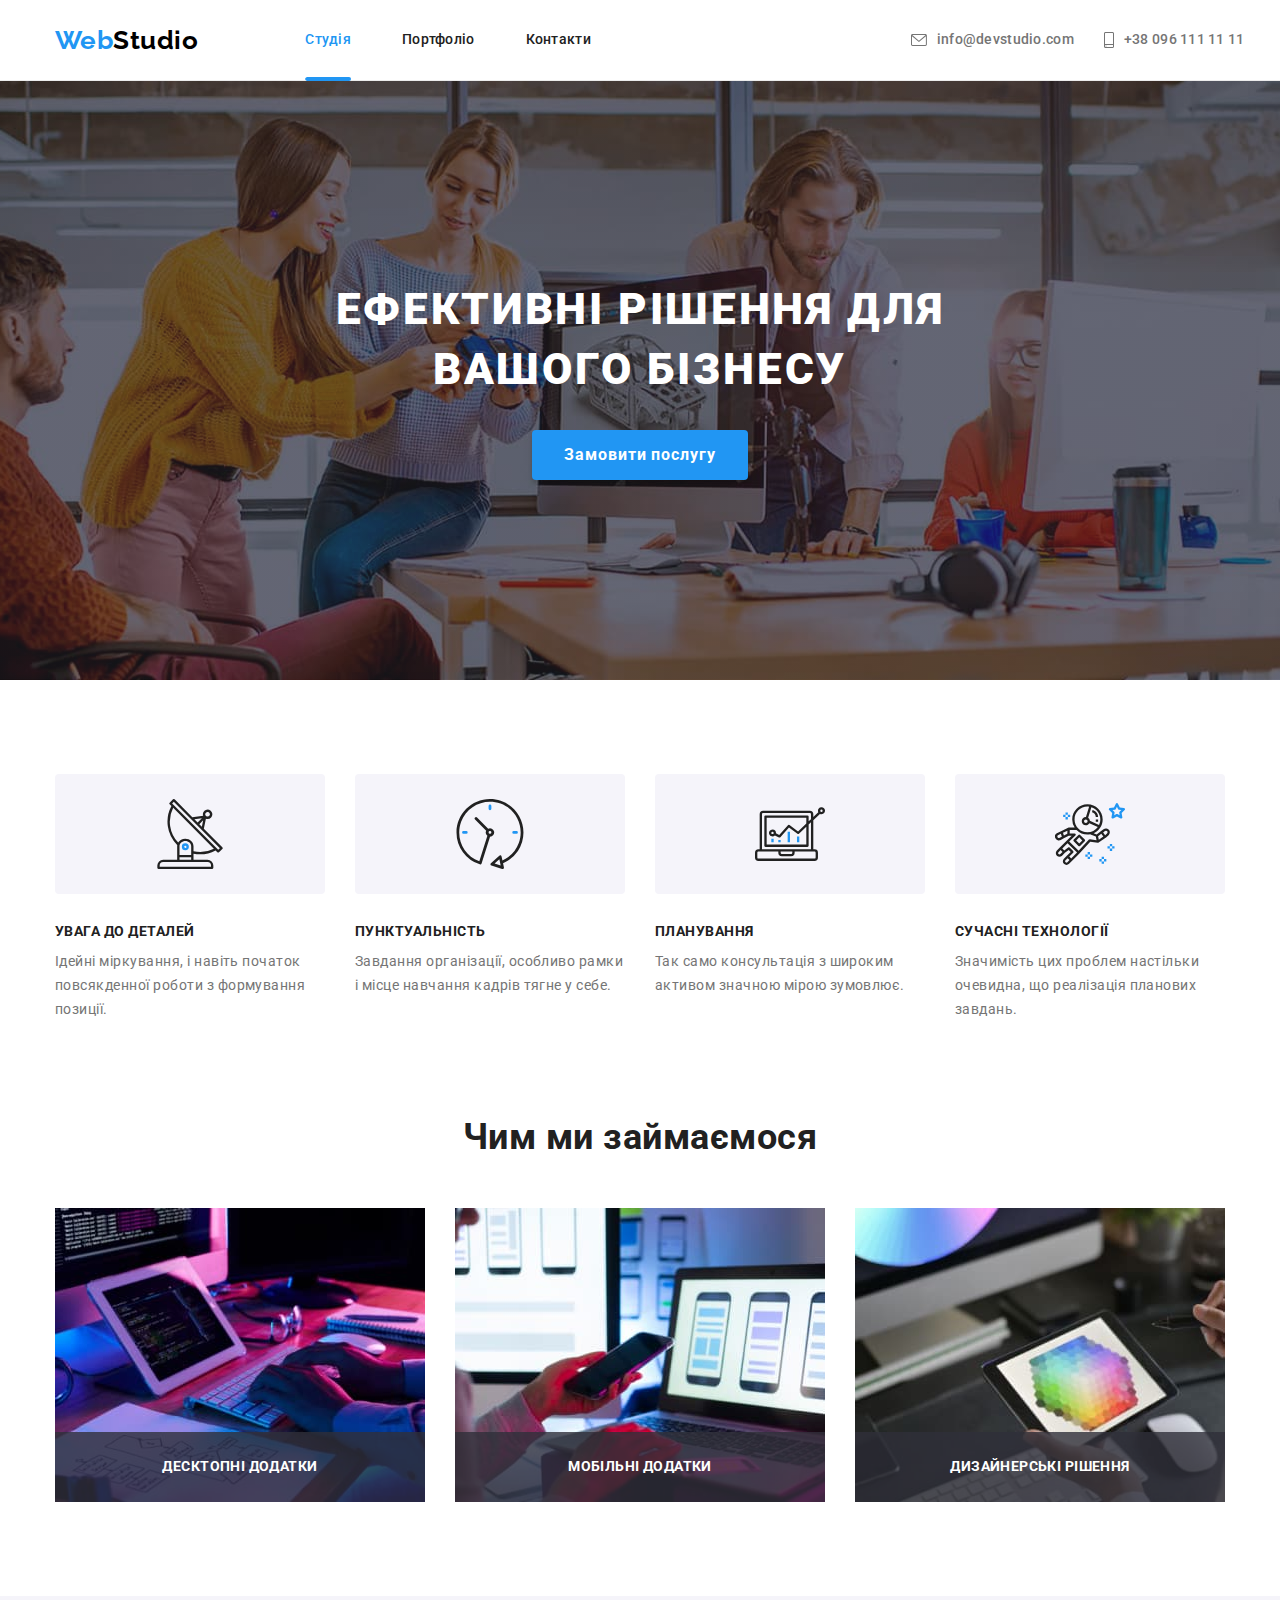
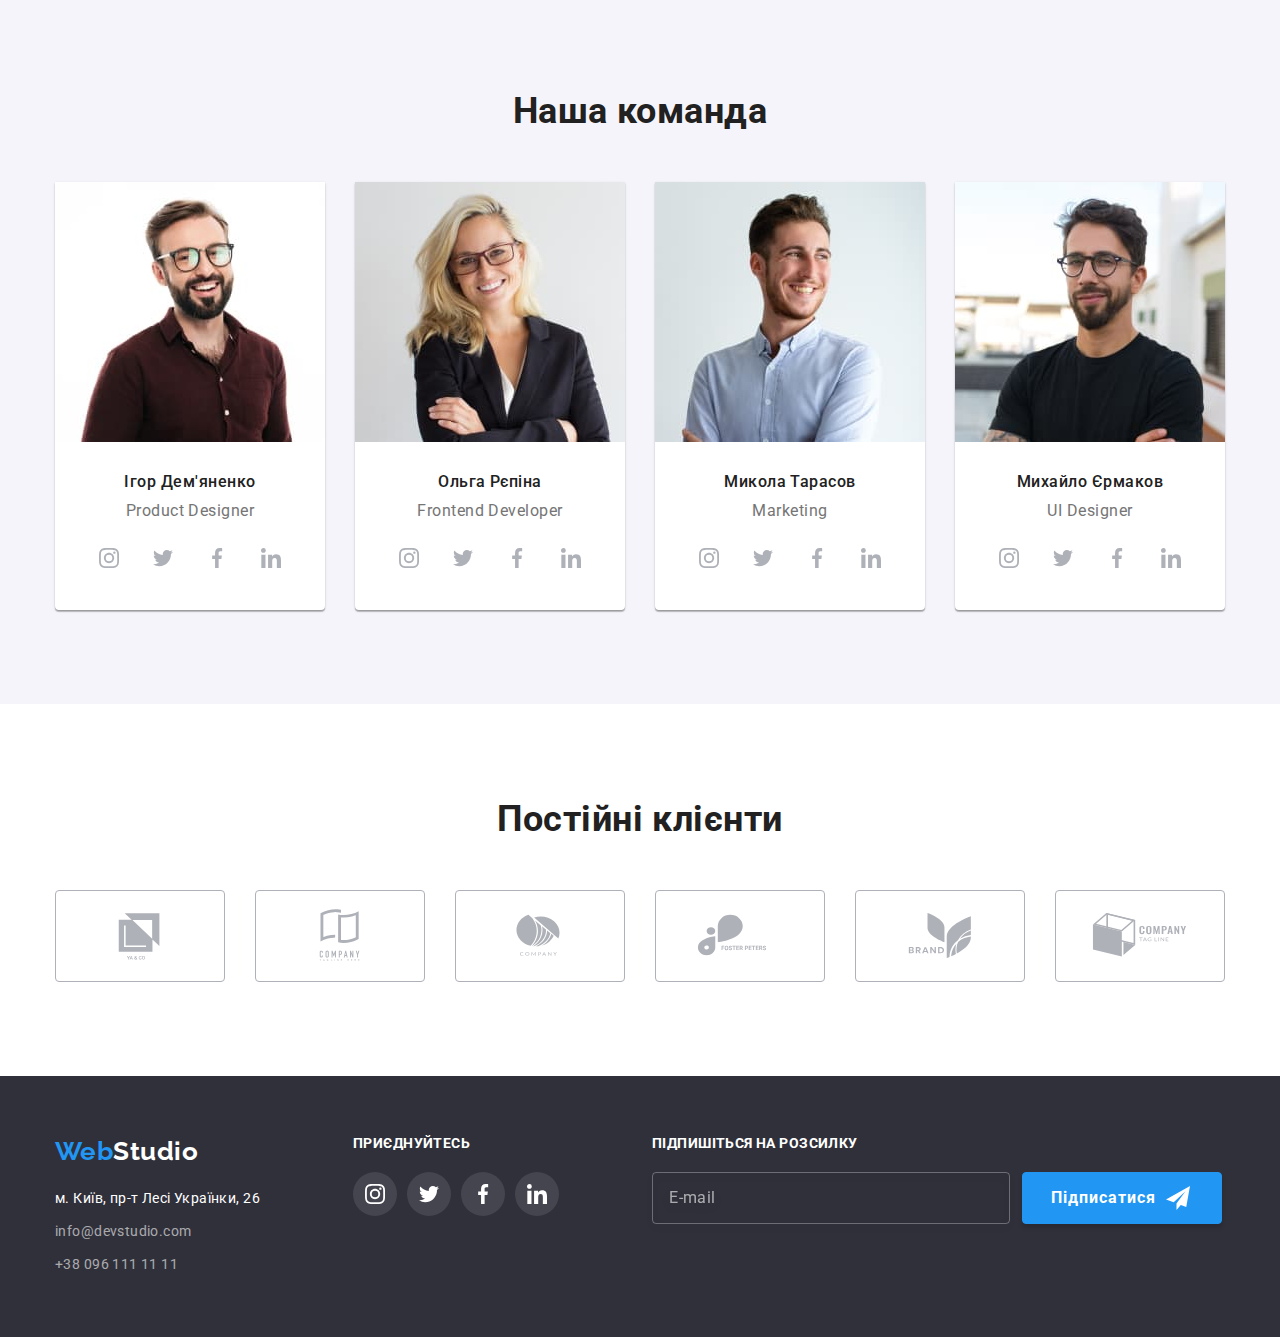
<file: index.html>
<!DOCTYPE html>
<html lang="uk">
  <head>
    <meta charset="UTF-8" />
    <meta http-equiv="X-UA-Compatible" content="IE=edge" />
    <meta name="viewport" content="width=device-width, initial-scale=1.0" />
    <title>Студія</title>

    <link
      href="https://fonts.googleapis.com/css2?family=Raleway:wght@700&family=Roboto:wght@400;500;700;900&display=swap"
      rel="stylesheet"
    />
    <link
      rel="stylesheet"
      href="https://cdnjs.cloudflare.com/ajax/libs/modern-normalize/1.1.0/modern-normalize.min.css"
    />
    <link rel="stylesheet" href="./css/main.min.css" />
  </head>
  <body>
    <!-- header -->
    <header class="page-header">
      <div class="container page-header__container">
        <a class="logo page-header__logo" href="./index.html"
          ><span class="logo__part">Web</span>Studio</a
        >
        <button
          class="button-menu"
          type="button"
          aria-label="Переключатель мобільного меню"
          aria-expanded="false"
          aria-controls="menu-container"
          data-menu-button
        >
          <svg
            class="button-menu__svg"
            width="40"
            height="40"
            aria-label="Переключатель мобільного меню"
          >
            <use
              aria-label="Закриває мобільне меню"
              class="icon-cross"
              href="./images/icons.svg.svg#icon-close-modal"
            ></use>
            <use
              aria-label="Відкриває мобільне меню"
              class="icon-menu"
              href="./images/icons.svg.svg#icon-menu"
            ></use>
          </svg>
        </button>
        <div class="menu-mobile" id="menu-container" data-menu>
          <div class="container menu-mobile__container">
            <div class="menu-mobile-top">
              <nav class="nav-container">
                <ul class="nav">
                  <li class="nav__item">
                    <a class="nav__link nav__link--current" href="./index.html"
                      >Студія
                    </a>
                  </li>
                  <li class="nav__item">
                    <a class="nav__link" href="./portfolio.html">Портфоліо</a>
                  </li>
                  <li class="nav__item">
                    <a class="nav__link" href="">Контакти</a>
                  </li>
                </ul>
              </nav>
            </div>
            <div class="menu-mobile-bottom">
              <div class="contact">
                <a class="contact__mail" href="mailto:info@devstudio.com">
                  <svg class="contact__icon" width="16" height="12">
                    <use
                      href="./images/icons.svg.svg#icon-envelope-hover"
                    ></use>
                  </svg>
                  info@devstudio.com</a
                >
                <a class="contact__tel" href="tel:+380961111111"
                  ><svg class="contact__icon" width="10" height="16">
                    <use
                      href="./images/icons.svg.svg#icon-smartphone"
                    ></use></svg
                  >+38 096 111 11 11</a
                >
              </div>
              <ul class="soc-list__contact">
                <li class="soc-list__item">
                  <a href="" class="soc-list__link"> Instagram</a>
                </li>
                <li class="soc-list__item">
                  <a href="" class="soc-list__link"> Twitter</a>
                </li>
                <li class="soc-list__item">
                  <a href="" class="soc-list__link"> Facebook</a>
                </li>
                <li class="soc-list__item">
                  <a href="" class="soc-list__link soc-list__link--after">
                    LinkedIn</a
                  >
                </li>
              </ul>
            </div>
          </div>
        </div>
      </div>
    </header>
    <!-- main -->
    <main>
      <!-- герой-->
      <section class="section-hero">
        <div class="container section-hero__container">
          <h1 class="section-hero__title">
            Ефективні рішення для вашого бізнесу
          </h1>
          <button
            class="button button--modal"
            type="button"
            aria-label="Відкриває форму замовити послугу"
            data-modal-open
          >
            Замовити послугу
          </button>
        </div>
      </section>
      <!-- особливості -->
      <section class="section section-features">
        <div class="container section-features__container">
          <h2 class="hidden">Особливості</h2>
          <ul class="card-set">
            <li class="card-set__card">
              <div class="card-set__icon-box">
                <svg class="card-set__icon" width="70" height="70">
                  <use href="./images/icons.svg.svg#icon-antenna-1"></use>
                </svg>
              </div>
              <h3 class="card-set__title">УВАГА ДО ДЕТАЛЕЙ</h3>
              <p class="card-set__text">
                Ідейні міркування, і навіть початок повсякденної роботи з
                формування позиції.
              </p>
            </li>
            <li class="card-set__card">
              <div class="card-set__icon-box">
                <svg class="card-set__icon" width="70" height="70">
                  <use href="./images/icons.svg.svg#icon-clock-1"></use>
                </svg>
              </div>
              <h3 class="card-set__title">ПУНКТУАЛЬНІСТЬ</h3>
              <p class="card-set__text">
                Завдання організації, особливо рамки і місце навчання кадрів
                тягне у себе.
              </p>
            </li>
            <li class="card-set__card">
              <div class="card-set__icon-box">
                <svg class="card-set__icon" width="70" height="70">
                  <use href="./images/icons.svg.svg#icon-diagram-1"></use>
                </svg>
              </div>
              <h3 class="card-set__title">ПЛАНУВАННЯ</h3>
              <p class="card-set__text">
                Так само консультація з широким активом значною мірою зумовлює.
              </p>
            </li>
            <li class="card-set__card">
              <div class="card-set__icon-box">
                <svg class="card-set__icon" width="70" height="70">
                  <use href="./images/icons.svg.svg#icon-astronaut-1"></use>
                </svg>
              </div>
              <h3 class="card-set__title">СУЧАСНІ ТЕХНОЛОГІЇ</h3>
              <p class="card-set__text">
                Значимість цих проблем настільки очевидна, що реалізація
                планових завдань.
              </p>
            </li>
          </ul>
        </div>
      </section>
      <!-- чим ми займаємось -->
      <section class="section section-occupation">
        <div class="container section-occupation__container">
          <h2 class="section__title">Чим ми займаємося</h2>
          <ul class="section-occupation__list">
            <li class="section-occupation__item">
              <img
                srcset="./images/img-1-1x.jpg 1x, ./images/img-1-2x.jpg 2x"
                src="./images/img-1-1x.jpg"
                alt="Десктопні додатки"
              />
              <p class="section-occupation__item-title">Десктопні додатки</p>
            </li>
            <li class="section-occupation__item">
              <img
                srcset="./images/img-2-1x.jpg 1x, ./images/img-2-2x.jpg 2x"
                src="./images/img-2-1x.jpg"
                alt="Мобільні додатки"
              />
              <p class="section-occupation__item-title">Мобільні додатки</p>
            </li>

            <li class="section-occupation__item">
              <img
                srcset="./images/img-3-1x.jpg 1x, ./images/img-3-2x.jpg 2x"
                src="./images/img-3-1x.jpg"
                alt="Дизайнерські рішення"
              />
              <p class="section-occupation__item-title">Дизайнерські рішення</p>
            </li>
          </ul>
        </div>
      </section>
      <!-- наша команда -->
      <section class="section section-team">
        <div class="container section-team__container">
          <h2 class="section__title">Наша команда</h2>
          <ul class="team-set">
            <li class="team-set__item">
              <div class="team-set__card">
                <picture>
                  <source
                    srcset="
                      ./images/team/worker-1-desktop-1x.jpg 1x,
                      ./images/team/worker-1-desktop-2x.jpg 2x
                    "
                    media="(min-width: 1200px)"
                  />
                  <source
                    srcset="
                      ./images/team/worker-1-tablet-1x.jpg 1x,
                      ./images/team/worker-1-tablet-2x.jpg 2x
                    "
                    media="(min-width:768px)"
                  />
                  <source
                    srcset="
                      ./images/team/worker-1-mobile-1x.jpg 1x,
                      ./images/team/worker-1-mobile-2x.jpg 2x
                    "
                    media="(max-width: 767px)"
                  />
                  <img
                    src="./images/team/worker-1-mobile-1x.jpg"
                    alt="Фото Ігора Дем'яненка"
                  />
                </picture>
                <h3 class="team-set__person-title">Ігор Дем'яненко</h3>
                <p class="team-set__work-title" lang="en">Product Designer</p>
                <ul class="soc-list team-set__soc-list">
                  <li class="soc-list__item">
                    <a class="soc-list__icon-box" href="">
                      <svg class="soc-list__icon" width="20" height="20">
                        <use
                          href="./images/icons.svg.svg#icon-instagram-2"
                        ></use>
                      </svg>
                    </a>
                  </li>
                  <li class="soc-list__item">
                    <a class="soc-list__icon-box" href="">
                      <svg class="soc-list__icon" width="20" height="20">
                        <use href="./images/icons.svg.svg#icon-twitter-1"></use>
                      </svg>
                    </a>
                  </li>
                  <li class="soc-list__item">
                    <a class="soc-list__icon-box" href="">
                      <svg class="soc-list__icon" width="20" height="20">
                        <use
                          href="./images/icons.svg.svg#icon-facebook-1"
                        ></use>
                      </svg>
                    </a>
                  </li>
                  <li class="soc-list__item">
                    <a class="soc-list__icon-box" href="">
                      <svg class="soc-list__icon" width="20" height="20">
                        <use
                          href="./images/icons.svg.svg#icon-linkedin-1"
                        ></use>
                      </svg>
                    </a>
                  </li>
                </ul>
              </div>
            </li>
            <li class="team-set__item">
              <div class="team-set__card">
                <picture>
                  <source
                    srcset="
                      ./images/team/worker-2-desktop-1x.jpg 1x,
                      ./images/team/worker-2-desktop-2x.jpg 2x
                    "
                    media="(min-width: 1200px)"
                  />
                  <source
                    srcset="
                      ./images/team/worker-2-tablet-1x.jpg 1x,
                      ./images/team/worker-2-tablet-2x.jpg 2x
                    "
                    media="(min-width:768px)"
                  />
                  <source
                    srcset="
                      ./images/team/worker-2-mobile-1x.jpg 1x,
                      ./images/team/worker-2-mobile-2x.jpg 2x
                    "
                    media="(max-width: 767px)"
                  />
                  <img
                    src="./images/team/worker-2-mobile-1x.jpg"
                    alt="Фото Ольги Рєпіни"
                  />
                </picture>
                <h3 class="team-set__person-title">Ольга Рєпіна</h3>
                <p class="team-set__work-title" lang="en">Frontend Developer</p>
                <ul class="soc-list team-set__soc-list">
                  <li class="soc-list__item">
                    <a class="soc-list__icon-box" href="">
                      <svg class="soc-list__icon" width="20" height="20">
                        <use
                          href="./images/icons.svg.svg#icon-instagram-2"
                        ></use>
                      </svg>
                    </a>
                  </li>
                  <li class="soc-list__item">
                    <a class="soc-list__icon-box" href="">
                      <svg class="soc-list__icon" width="20" height="20">
                        <use href="./images/icons.svg.svg#icon-twitter-1"></use>
                      </svg>
                    </a>
                  </li>
                  <li class="soc-list__item">
                    <a class="soc-list__icon-box" href="">
                      <svg class="soc-list__icon" width="20" height="20">
                        <use
                          href="./images/icons.svg.svg#icon-facebook-1"
                        ></use>
                      </svg>
                    </a>
                  </li>
                  <li class="soc-list__item">
                    <a class="soc-list__icon-box" href="">
                      <svg class="soc-list__icon" width="20" height="20">
                        <use
                          href="./images/icons.svg.svg#icon-linkedin-1"
                        ></use>
                      </svg>
                    </a>
                  </li>
                </ul>
              </div>
            </li>
            <li class="team-set__item">
              <div class="team-set__card">
                <picture>
                  <source
                    srcset="
                      ./images/team/worker-3-desktop-1x.jpg 1x,
                      ./images/team/worker-3-desktop-2x.jpg 2x
                    "
                    media="(min-width: 1200px)"
                  />
                  <source
                    srcset="
                      ./images/team/worker-3-tablet-1x.jpg 1x,
                      ./images/team/worker-3-tablet-2x.jpg 2x
                    "
                    media="(min-width:768px)"
                  />
                  <source
                    srcset="
                      ./images/team/worker-3-mobile-1x.jpg 1x,
                      ./images/team/worker-3-mobile-2x.jpg 2x
                    "
                    media="(max-width: 767px)"
                  />
                  <img
                    src="./images/team/worker-3-mobile-1x.jpg"
                    alt="Фото Миколи Тарасова"
                  />
                </picture>
                <h3 class="team-set__person-title">Микола Тарасов</h3>
                <p class="team-set__work-title" lang="en">Marketing</p>
                <ul class="soc-list team-set__soc-list">
                  <li class="soc-list__item">
                    <a class="soc-list__icon-box" href="">
                      <svg class="soc-list__icon" width="20" height="20">
                        <use
                          href="./images/icons.svg.svg#icon-instagram-2"
                        ></use>
                      </svg>
                    </a>
                  </li>
                  <li class="soc-list__item">
                    <a class="soc-list__icon-box" href="">
                      <svg class="soc-list__icon" width="20" height="20">
                        <use href="./images/icons.svg.svg#icon-twitter-1"></use>
                      </svg>
                    </a>
                  </li>
                  <li class="soc-list__item">
                    <a class="soc-list__icon-box" href="">
                      <svg class="soc-list__icon" width="20" height="20">
                        <use
                          href="./images/icons.svg.svg#icon-facebook-1"
                        ></use>
                      </svg>
                    </a>
                  </li>
                  <li class="soc-list__item">
                    <a class="soc-list__icon-box" href="">
                      <svg class="soc-list__icon" width="20" height="20">
                        <use
                          href="./images/icons.svg.svg#icon-linkedin-1"
                        ></use>
                      </svg>
                    </a>
                  </li>
                </ul>
              </div>
            </li>
            <li class="team-set__item">
              <div class="team-set__card">
                <picture>
                  <source
                    srcset="
                      ./images/team/worker-4-desktop-1x.jpg 1x,
                      ./images/team/worker-4-desktop-2x.jpg 2x
                    "
                    media="(min-width: 1200px)"
                  />
                  <source
                    srcset="
                      ./images/team/worker-4-tablet-1x.jpg 1x,
                      ./images/team/worker-4-tablet-2x.jpg 2x
                    "
                    media="(min-width:768px)"
                  />
                  <source
                    srcset="
                      ./images/team/worker-4-mobile-1x.jpg 1x,
                      ./images/team/worker-4-mobile-2x.jpg 2x
                    "
                    media="(max-width: 767px)"
                  />
                  <img
                    src="./images/team/worker-4-mobile-1x.jpg"
                    alt="Фото Михайла Єрмакова"
                  />
                </picture>
                <h3 class="team-set__person-title">Михайло Єрмаков</h3>
                <p class="team-set__work-title" lang="en">UI Designer</p>
                <ul class="soc-list team-set__soc-list">
                  <li class="soc-list__item">
                    <a class="soc-list__icon-box" href="">
                      <svg class="soc-list__icon" width="20" height="20">
                        <use
                          href="./images/icons.svg.svg#icon-instagram-2"
                        ></use>
                      </svg>
                    </a>
                  </li>
                  <li class="soc-list__item">
                    <a class="soc-list__icon-box" href="">
                      <svg class="soc-list__icon" width="20" height="20">
                        <use href="./images/icons.svg.svg#icon-twitter-1"></use>
                      </svg>
                    </a>
                  </li>
                  <li class="soc-list__item">
                    <a class="soc-list__icon-box" href="">
                      <svg class="soc-list__icon" width="20" height="20">
                        <use
                          href="./images/icons.svg.svg#icon-facebook-1"
                        ></use>
                      </svg>
                    </a>
                  </li>
                  <li class="soc-list__item">
                    <a class="soc-list__icon-box" href="">
                      <svg class="soc-list__icon" width="20" height="20">
                        <use
                          href="./images/icons.svg.svg#icon-linkedin-1"
                        ></use>
                      </svg>
                    </a>
                  </li>
                </ul>
              </div>
            </li>
          </ul>
        </div>
      </section>
      <section class="section section-clients">
        <div class="container section-clients__container">
          <h2 class="section__title">Постійні клієнти</h2>
          <ul class="section-clients__list">
            <li class="section-clients__item">
              <a href="" class="section-clients__link">
                <svg class="section-clients__icon" width="106" height="60">
                  <use href="./images/icons.svg.svg#icon-client-1"></use>
                </svg>
              </a>
            </li>
            <li class="section-clients__item">
              <a href="" class="section-clients__link">
                <svg class="section-clients__icon" width="106" height="60">
                  <use href="./images/icons.svg.svg#icon-client-2"></use>
                </svg>
              </a>
            </li>
            <li class="section-clients__item">
              <a href="" class="section-clients__link">
                <svg class="section-clients__icon" width="106" height="60">
                  <use href="./images/icons.svg.svg#icon-client-3"></use>
                </svg>
              </a>
            </li>
            <li class="section-clients__item">
              <a href="" class="section-clients__link">
                <svg class="section-clients__icon" width="106" height="60">
                  <use href="./images/icons.svg.svg#icon-client-4"></use>
                </svg>
              </a>
            </li>
            <li class="section-clients__item">
              <a href="" class="section-clients__link">
                <svg class="section-clients__icon" width="106" height="60">
                  <use href="./images/icons.svg.svg#icon-client-5"></use>
                </svg>
              </a>
            </li>
            <li class="section-clients__item">
              <a href="" class="section-clients__link">
                <svg class="section-clients__icon" width="106" height="60">
                  <use href="./images/icons.svg.svg#icon-client-6"></use>
                </svg>
              </a>
            </li>
          </ul>
        </div>
      </section>
    </main>
    <!-- footer -->
    <footer class="footer">
      <div class="container footer__container">
        <div class="address-join-wrap">
          <div class="address-wrap">
            <a class="logo footer__logo" href=""
              ><span class="logo__part">Web</span>Studio</a
            >
            <address class="address">
              <a
                class="address__place"
                href="https://goo.gl/maps/ZFxjsb6pWnwrwmAYA"
                >м. Київ, пр-т Лесі Українки, 26</a
              >
              <a class="address__mail" href="mailto:info@devstudio.com"
                >info@devstudio.com</a
              >
              <a class="address__tel" href="tel:+380961111111"
                >+38 096 111 11 11</a
              >
            </address>
          </div>
          <div class="join-us">
            <p class="join-us__title">приєднуйтесь</p>
            <ul class="soc-list join-us__soc-list">
              <li class="soc-list__item">
                <a
                  class="soc-list__icon-box soc-list__icon-box--background"
                  href=""
                >
                  <svg class="soc-list__icon" width="20" height="20">
                    <use href="./images/icons.svg.svg#icon-instagram-2"></use>
                  </svg>
                </a>
              </li>
              <li class="soc-list__item">
                <a
                  class="soc-list__icon-box soc-list__icon-box--background"
                  href=""
                >
                  <svg class="soc-list__icon" width="20" height="20">
                    <use href="./images/icons.svg.svg#icon-twitter-1"></use>
                  </svg>
                </a>
              </li>
              <li class="soc-list__item">
                <a
                  class="soc-list__icon-box soc-list__icon-box--background"
                  href=""
                >
                  <svg class="soc-list__icon" width="20" height="20">
                    <use href="./images/icons.svg.svg#icon-facebook-1"></use>
                  </svg>
                </a>
              </li>
              <li class="soc-list__item">
                <a
                  class="soc-list__icon-box soc-list__icon-box--background"
                  href=""
                >
                  <svg class="soc-list__icon" width="20" height="20">
                    <use href="./images/icons.svg.svg#icon-linkedin-1"></use>
                  </svg>
                </a>
              </li>
            </ul>
          </div>
        </div>
        <form
          class="form-subscribe"
          name="subscribe"
          autocomplete="on"
          novalidate
        >
          <p class="form-subscribe__title">Підпишіться на розсилку</p>
          <div class="form-subscribe__wrap">
            <label class="hidden" for="user_email"> Email</label>
            <input
              class="form-subscribe__input"
              type="email"
              name="email"
              placeholder="E-mail"
              id="user_email"
            />
            <button
              class="button button--subscribe"
              type="submit"
              aria-label="Підписатися"
            >
              Підписатися
              <svg class="button__icon" width="24" height="24">
                <use href="./images/icons.svg.svg#icon-subscribe"></use>
              </svg>
            </button>
          </div>
        </form>
      </div>
    </footer>
    <div class="backdrop is-hidden" data-modal>
      <div class="modal">
        <button
          class="button-cross__modal"
          data-modal-close
          aria-label="Закриває форму замовити послугу"
        >
          <svg class="button-cross__icon" width="18" height="18">
            <use href="./images/icons.svg.svg#icon-close-modal"></use>
          </svg>
        </button>
        <form class="modal-form">
          <p class="modal-form__title">
            Залиште свої дані, ми вам передзвонимо
          </p>
          <div class="modal-form__field">
            <label class="modal-form__label" for="user_name">Ім'я</label>
            <input
              class="modal-form__input"
              type="text"
              name="username"
              id="user_name"
              minlength="2"
              required
            />
            <svg class="modal-form__icon" width="18" height="18">
              <use href="./images/icons.svg.svg#icon-modal-person"></use>
            </svg>
          </div>
          <div class="modal-form__field">
            <label class="modal-form__label" for="tel">Телефон</label>
            <input
              class="modal-form__input"
              type="tel"
              name="tel"
              id="tel"
              minlength="13"
              maxlength="13"
              required
            />
            <svg class="modal-form__icon" width="18" height="18">
              <use href="./images/icons.svg.svg#icon-modal-tel"></use>
            </svg>
          </div>
          <div class="modal-form__field">
            <label class="modal-form__label" for="email">Пошта</label>
            <input
              class="modal-form__input"
              type="email"
              name="email"
              id="email"
              required
            />
            <svg class="modal-form__icon" width="18" height="18">
              <use href="./images/icons.svg.svg#icon-modal-envelope"></use>
            </svg>
          </div>
          <div class="modal-form__field modal-form__field--textarea">
            <label
              class="modal-form__label modal-form__label--textarea"
              for="comment"
            >
              Коментар</label
            >
            <textarea
              class="modal-form__textarea"
              name="comment"
              rows="5"
              placeholder="Введіть текст"
              id="comment"
            ></textarea>
          </div>
          <div class="checkbox">
            <label class="checkbox__label">
              <input
                class="checkbox__input hidden"
                type="checkbox"
                name="check"
                value="agree"
                required
              />
              <span class="checkbox__icon-box">
                <svg class="checkbox__icon" width="16" height="15">
                  <use href="./images/icons.svg.svg#icon-modal-check"></use>
                </svg>
              </span>
              Погоджуюся з розсилкою та приймаю
              <a href="" class="checkbox__link">Умови договору</a>
            </label>
          </div>
          <button
            class="button button--submit"
            type="submit"
            aria-label="Віправляє форму замовити послугу"
          >
            Відправити
          </button>
        </form>
      </div>
    </div>
    <script src="./js/modal.js"></script>
    <script src="./js/mobile-menu.js"></script>
  </body>
</html>
</file>
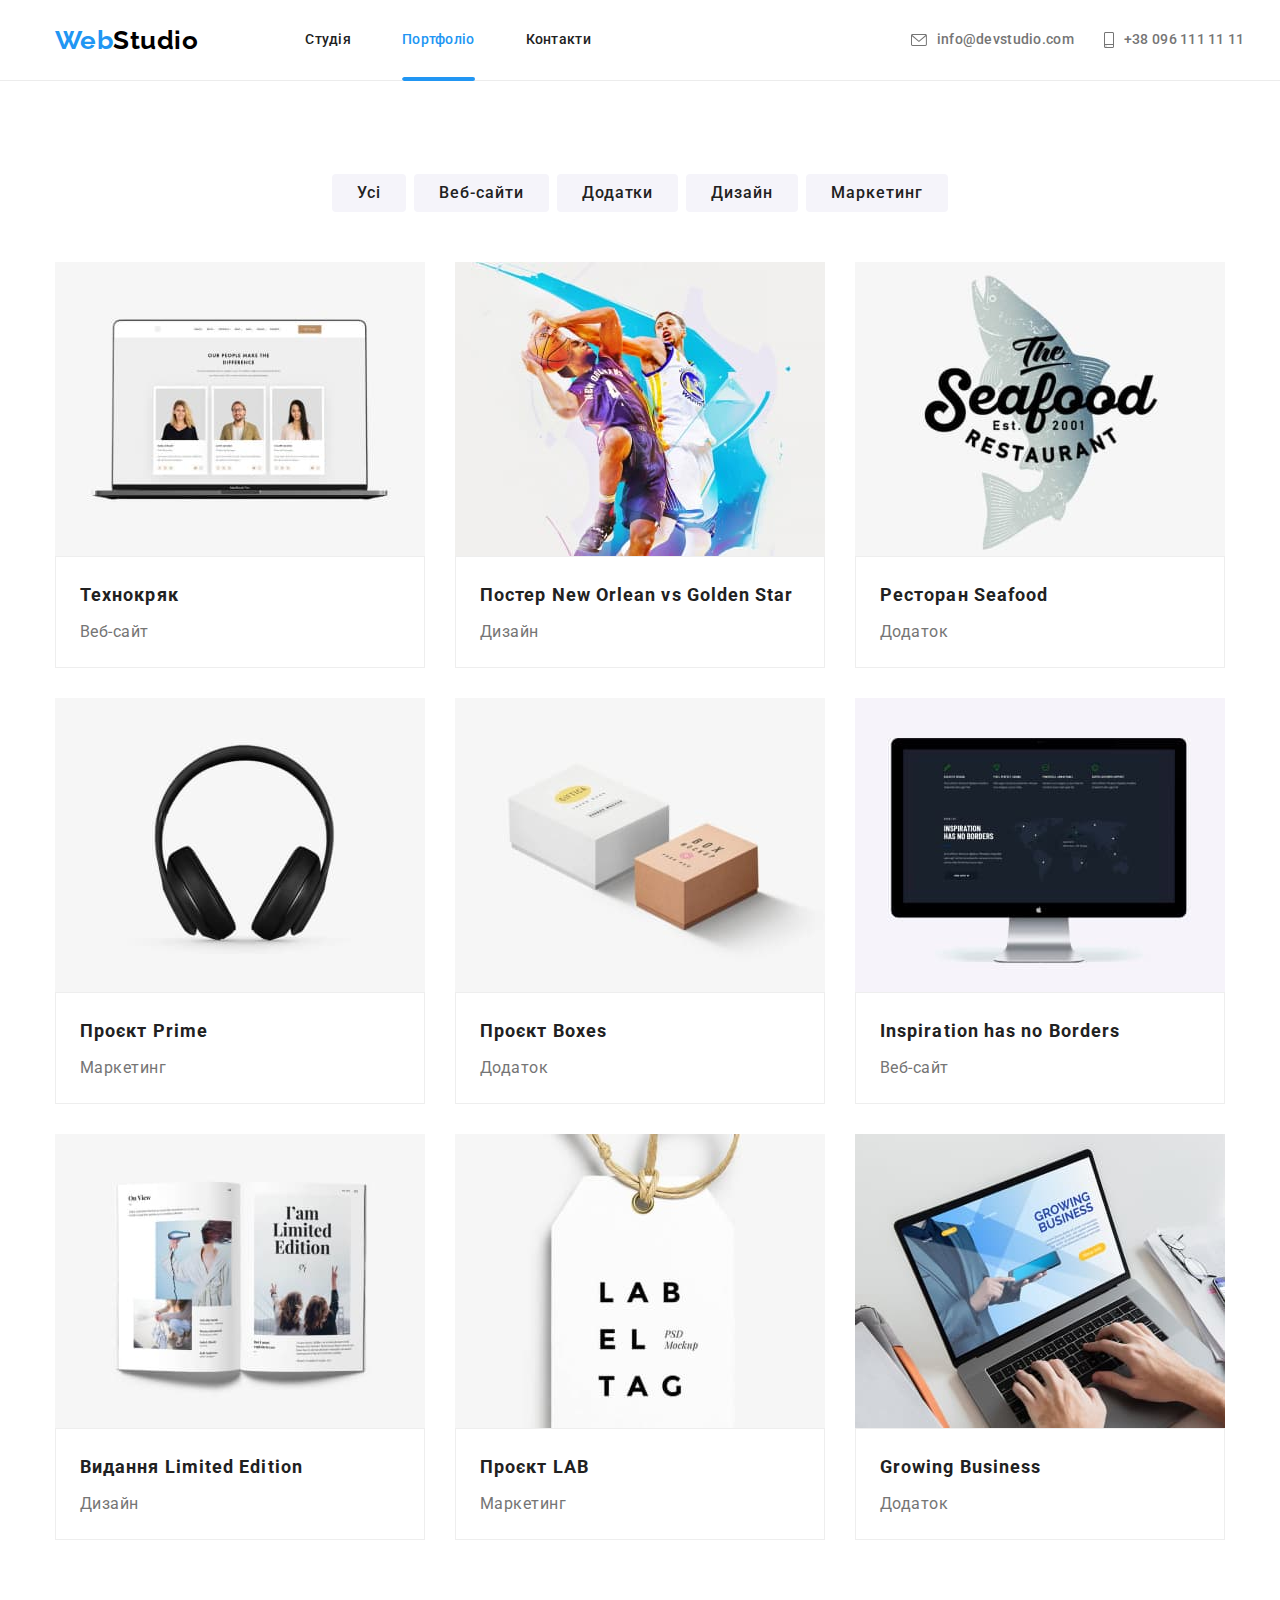
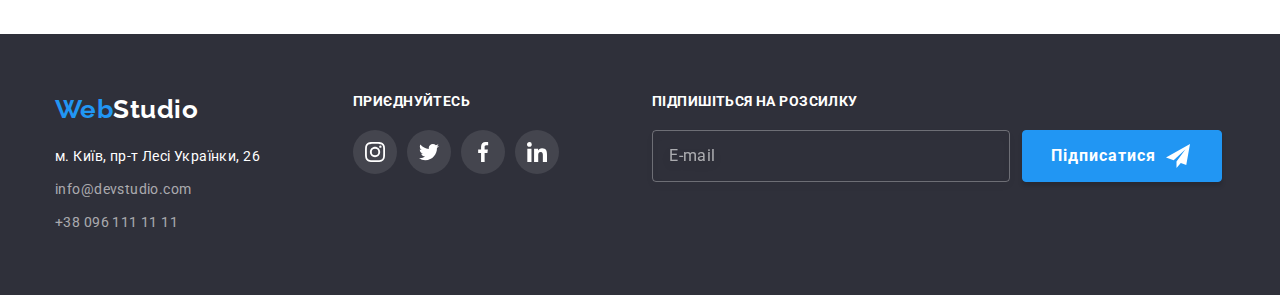
<file: portfolio.html>
<!DOCTYPE html>
<html lang="uk">
  <head>
    <meta charset="UTF-8" />
    <meta http-equiv="X-UA-Compatible" content="IE=edge" />
    <meta name="viewport" content="width=device-width, initial-scale=1.0" />
    <title>Портфоліо</title>

    <link
      href="https://fonts.googleapis.com/css2?family=Raleway:wght@700&family=Roboto:wght@400;500;700;900&display=swap"
      rel="stylesheet"
    />
    <link
      rel="stylesheet"
      href="https://cdnjs.cloudflare.com/ajax/libs/modern-normalize/1.1.0/modern-normalize.min.css"
    />
    <link rel="stylesheet" href="./css/main.min.css" />
  </head>
  <body>
    <!-- header -->
    <header class="page-header">
      <div class="container page-header__container">
        <a class="logo page-header__logo" href="./index.html"
          ><span class="logo__part">Web</span>Studio</a
        >
        <button
          class="button-menu"
          type="button"
          aria-label="Переключатель мобільного меню"
          aria-expanded="false"
          aria-controls="menu-container"
          data-menu-button
        >
          <svg
            class="button-menu__svg"
            width="40"
            height="40"
            aria-label="Переключатель мобільного меню"
          >
            <use
              aria-label="Закриває мобільне меню"
              class="icon-cross"
              href="./images/icons.svg.svg#icon-close-modal"
            ></use>
            <use
              aria-label="Відкриває мобільне меню"
              class="icon-menu"
              href="./images/icons.svg.svg#icon-menu"
            ></use>
          </svg>
        </button>
        <div class="menu-mobile" id="menu-container" data-menu>
          <div class="container menu-mobile__container">
            <div class="menu-mobile-top">
              <nav class="nav-container">
                <ul class="nav">
                  <li class="nav__item">
                    <a class="nav__link" href="./index.html">Студія </a>
                  </li>
                  <li class="nav__item">
                    <a
                      class="nav__link nav__link--current"
                      href="./portfolio.html"
                      >Портфоліо</a
                    >
                  </li>
                  <li class="nav__item">
                    <a class="nav__link" href="">Контакти</a>
                  </li>
                </ul>
              </nav>
            </div>
            <div class="menu-mobile-bottom">
              <div class="contact">
                <a class="contact__mail" href="mailto:info@devstudio.com">
                  <svg class="contact__icon" width="16" height="12">
                    <use
                      href="./images/icons.svg.svg#icon-envelope-hover"
                    ></use>
                  </svg>
                  info@devstudio.com</a
                >
                <a class="contact__tel" href="tel:+380961111111"
                  ><svg class="contact__icon" width="10" height="16">
                    <use
                      href="./images/icons.svg.svg#icon-smartphone"
                    ></use></svg
                  >+38 096 111 11 11</a
                >
              </div>
              <ul class="soc-list__contact">
                <li class="soc-list__item">
                  <a href="" class="soc-list__link"> Instagram</a>
                </li>
                <li class="soc-list__item">
                  <a href="" class="soc-list__link"> Twitter</a>
                </li>
                <li class="soc-list__item">
                  <a href="" class="soc-list__link"> Facebook</a>
                </li>
                <li class="soc-list__item">
                  <a href="" class="soc-list__link soc-list__link--after">
                    LinkedIn</a
                  >
                </li>
              </ul>
            </div>
          </div>
        </div>
      </div>
    </header>
    <!-- main -->
    <main>
      <section class="section section-portfolio">
        <h1 class="hidden">Портфоліо</h1>
        <!-- фільтр -->
        <div class="container filter__container">
          <ul class="filter__list">
            <li class="filter__item">
              <button class="button button--portfolio" type="button">
                Усі
              </button>
            </li>
            <li class="filter__item">
              <button class="button button--portfolio" type="button">
                Веб-сайти
              </button>
            </li>
            <li class="filter__item">
              <button class="button button--portfolio" type="button">
                Додатки
              </button>
            </li>
            <li class="filter__item">
              <button class="button button--portfolio" type="button">
                Дизайн
              </button>
            </li>
            <li class="filter__item">
              <button class="button button--portfolio" type="button">
                Маркетинг
              </button>
            </li>
          </ul>
          <ul class="grid">
            <li class="grid__item">
              <a class="project" href="">
                <div class="project__overlay">
                  <picture>
                    <source
                      srcset="
                        ./images/portfolio/project-desk-1-1x.jpg 1x,
                        ./images/portfolio/project-desk-1-2x.jpg 2x
                      "
                      media="(min-width: 1200px)"
                    />
                    <source
                      srcset="
                        ./images/portfolio/project-tabl-1-1x.jpg 1x,
                        ./images/portfolio/project-tabl-1-2x.jpg 2x
                      "
                      media="(min-width:768px)"
                    />
                    <source
                      srcset="
                        ./images/portfolio/project-mob-1-1x.jpg 1x,
                        ./images/portfolio/project-mob-1-2x.jpg 2x
                      "
                      media="(max-width: 767px)"
                    />
                    <img
                      src="./images/portfolio/project-mob-1-1x.jpg"
                      alt="Веб-сайт Технокряк"
                    />
                  </picture>
                  <p class="project__hover-text">
                    Ресурс пропонує комплексні пропозиції з різним рівнем
                    функціоналу та сервісів. Все це дозволить відвідувачу
                    отримати вичерпні відомості про компанію чи приватну особу.
                  </p>
                </div>
                <div class="project__bottom">
                  <h2 class="project__title">Технокряк</h2>
                  <p class="project__type">Веб-сайт</p>
                </div>
              </a>
            </li>
            <li class="grid__item">
              <a class="project" href="">
                <div class="project__overlay">
                  <picture>
                    <source
                      srcset="
                        ./images/portfolio/project-desk-2-1x.jpg 1x,
                        ./images/portfolio/project-desk-2-2x.jpg 2x
                      "
                      media="(min-width: 1200px)"
                    />
                    <source
                      srcset="
                        ./images/portfolio/project-tabl-2-1x.jpg 1x,
                        ./images/portfolio/project-tabl-2-2x.jpg 2x
                      "
                      media="(min-width:768px)"
                    />
                    <source
                      srcset="
                        ./images/portfolio/project-mob-2-1x.jpg 1x,
                        ./images/portfolio/project-mob-2-2x.jpg 2x
                      "
                      media="(max-width: 767px)"
                    />
                    <img
                      src="./images/portfolio/project-mob-2-1x.jpg"
                      alt="Постер баскетбольної гри"
                    />
                  </picture>
                  <p class="project__hover-text">
                    Ресурс пропонує комплексні пропозиції з різним рівнем
                    функціоналу та сервісів. Все це дозволить відвідувачу
                    отримати вичерпні відомості про компанію чи приватну особу.
                  </p>
                </div>
                <div class="project__bottom">
                  <h2 class="project__title">
                    Постер New Orlean vs Golden Star
                  </h2>
                  <p class="project__type">Дизайн</p>
                </div>
              </a>
            </li>
            <li class="grid__item">
              <a class="project" href="">
                <div class="project__overlay">
                  <picture>
                    <source
                      srcset="
                        ./images/portfolio/project-desk-3-1x.jpg 1x,
                        ./images/portfolio/project-desk-3-2x.jpg 2x
                      "
                      media="(min-width: 1200px)"
                    />
                    <source
                      srcset="
                        ./images/portfolio/project-tabl-3-1x.jpg 1x,
                        ./images/portfolio/project-tabl-3-2x.jpg 2x
                      "
                      media="(min-width:768px)"
                    />
                    <source
                      srcset="
                        ./images/portfolio/project-mob-3-1x.jpg 1x,
                        ./images/portfolio/project-mob-3-2x.jpg 2x
                      "
                      media="(max-width: 767px)"
                    />
                    <img
                      src="./images/portfolio/project-mob-3-1x.jpg"
                      alt="Логотип додатку ресторану"
                    />
                  </picture>
                  <p class="project__hover-text">
                    Ресурс пропонує комплексні пропозиції з різним рівнем
                    функціоналу та сервісів. Все це дозволить відвідувачу
                    отримати вичерпні відомості про компанію чи приватну особу.
                  </p>
                </div>
                <div class="project__bottom">
                  <h2 class="project__title">Ресторан Seafood</h2>
                  <p class="project__type">Додаток</p>
                </div>
              </a>
            </li>
            <li class="grid__item">
              <a class="project" href="">
                <div class="project__overlay">
                  <picture>
                    <source
                      srcset="
                        ./images/portfolio/project-desk-4-1x.jpg 1x,
                        ./images/portfolio/project-desk-4-2x.jpg 2x
                      "
                      media="(min-width: 1200px)"
                    />
                    <source
                      srcset="
                        ./images/portfolio/project-tabl-4-1x.jpg 1x,
                        ./images/portfolio/project-tabl-4-2x.jpg 2x
                      "
                      media="(min-width:768px)"
                    />
                    <source
                      srcset="
                        ./images/portfolio/project-mob-4-1x.jpg 1x,
                        ./images/portfolio/project-mob-4-2x.jpg 2x
                      "
                      media="(max-width: 767px)"
                    />
                    <img
                      src="./images/portfolio/project-mob-4-1x.jpg"
                      alt="Маркетинг компанії з продажу навушників"
                    />
                  </picture>
                  <p class="project__hover-text">
                    Ресурс пропонує комплексні пропозиції з різним рівнем
                    функціоналу та сервісів. Все це дозволить відвідувачу
                    отримати вичерпні відомості про компанію чи приватну особу.
                  </p>
                </div>
                <div class="project__bottom">
                  <h2 class="project__title">Проєкт Prime</h2>
                  <p class="project__type">Маркетинг</p>
                </div>
              </a>
            </li>
            <li class="grid__item">
              <a class="project" href="">
                <div class="project__overlay">
                  <picture>
                    <source
                      srcset="
                        ./images/portfolio/project-desk-5-1x.jpg 1x,
                        ./images/portfolio/project-desk-5-2x.jpg 2x
                      "
                      media="(min-width: 1200px)"
                    />
                    <source
                      srcset="
                        ./images/portfolio/project-tabl-5-1x.jpg 1x,
                        ./images/portfolio/project-tabl-5-2x.jpg 2x
                      "
                      media="(min-width:768px)"
                    />
                    <source
                      srcset="
                        ./images/portfolio/project-mob-5-1x.jpg 1x,
                        ./images/portfolio/project-mob-5-2x.jpg 2x
                      "
                      media="(max-width: 767px)"
                    />
                    <img
                      src="./images/portfolio/project-mob-5-1x.jpg"
                      alt="Проект додатку коробок"
                    />
                  </picture>
                  <p class="project__hover-text">
                    Ресурс пропонує комплексні пропозиції з різним рівнем
                    функціоналу та сервісів. Все це дозволить відвідувачу
                    отримати вичерпні відомості про компанію чи приватну особу.
                  </p>
                </div>
                <div class="project__bottom">
                  <h2 class="project__title">Проєкт Boxes</h2>
                  <p class="project__type">Додаток</p>
                </div>
              </a>
            </li>
            <li class="grid__item">
              <a class="project" href="">
                <div class="project__overlay">
                  <picture>
                    <source
                      srcset="
                        ./images/portfolio/project-desk-6-1x.jpg 1x,
                        ./images/portfolio/project-desk-6-2x.jpg 2x
                      "
                      media="(min-width: 1200px)"
                    />
                    <source
                      srcset="
                        ./images/portfolio/project-tabl-6-1x.jpg 1x,
                        ./images/portfolio/project-tabl-6-2x.jpg 2x
                      "
                      media="(min-width:768px)"
                    />
                    <source
                      srcset="
                        ./images/portfolio/project-mob-6-1x.jpg 1x,
                        ./images/portfolio/project-mob-6-2x.jpg 2x
                      "
                      media="(max-width: 767px)"
                    />
                    <img
                      src="./images/portfolio/project-mob-6-1x.jpg"
                      alt="Веб-сайт з пошуку натхнення"
                    />
                  </picture>
                  <p class="project__hover-text">
                    Ресурс пропонує комплексні пропозиції з різним рівнем
                    функціоналу та сервісів. Все це дозволить відвідувачу
                    отримати вичерпні відомості про компанію чи приватну особу.
                  </p>
                </div>
                <div class="project__bottom">
                  <h2 class="project__title">Inspiration has no Borders</h2>
                  <p class="project__type">Веб-сайт</p>
                </div>
              </a>
            </li>
            <li class="grid__item">
              <a class="project" href="">
                <div class="project__overlay">
                  <picture>
                    <source
                      srcset="
                        ./images/portfolio/project-desk-7-1x.jpg 1x,
                        ./images/portfolio/project-desk-7-2x.jpg 2x
                      "
                      media="(min-width: 1200px)"
                    />
                    <source
                      srcset="
                        ./images/portfolio/project-tabl-7-1x.jpg 1x,
                        ./images/portfolio/project-tabl-7-2x.jpg 2x
                      "
                      media="(min-width:768px)"
                    />
                    <source
                      srcset="
                        ./images/portfolio/project-mob-7-1x.jpg 1x,
                        ./images/portfolio/project-mob-7-2x.jpg 2x
                      "
                      media="(max-width: 767px)"
                    />
                    <img
                      src="./images/portfolio/project-mob-7-1x.jpg"
                      alt="Дизайн видання"
                    />
                  </picture>
                  <p class="project__hover-text">
                    Ресурс пропонує комплексні пропозиції з різним рівнем
                    функціоналу та сервісів. Все це дозволить відвідувачу
                    отримати вичерпні відомості про компанію чи приватну особу.
                  </p>
                </div>
                <div class="project__bottom">
                  <h2 class="project__title">Видання Limited Edition</h2>
                  <p class="project__type">Дизайн</p>
                </div>
              </a>
            </li>
            <li class="grid__item">
              <a class="project" href="">
                <div class="project__overlay">
                  <picture>
                    <source
                      srcset="
                        ./images/portfolio/project-desk-8-1x.jpg 1x,
                        ./images/portfolio/project-desk-8-2x.jpg 2x
                      "
                      media="(min-width: 1200px)"
                    />
                    <source
                      srcset="
                        ./images/portfolio/project-tabl-8-1x.jpg 1x,
                        ./images/portfolio/project-tabl-8-2x.jpg 2x
                      "
                      media="(min-width:768px)"
                    />
                    <source
                      srcset="
                        ./images/portfolio/project-mob-8-1x.jpg 1x,
                        ./images/portfolio/project-mob-8-2x.jpg 2x
                      "
                      media="(max-width: 767px)"
                    />
                    <img
                      src="./images/portfolio/project-mob-8-1x.jpg"
                      alt="Проект маркетингу"
                    />
                  </picture>
                  <p class="project__hover-text">
                    Ресурс пропонує комплексні пропозиції з різним рівнем
                    функціоналу та сервісів. Все це дозволить відвідувачу
                    отримати вичерпні відомості про компанію чи приватну особу.
                  </p>
                </div>
                <div class="project__bottom">
                  <h2 class="project__title">Проєкт LAB</h2>
                  <p class="project__type">Маркетинг</p>
                </div>
              </a>
            </li>
            <li class="grid__item">
              <a class="project" href="">
                <div class="project__overlay">
                  <picture>
                    <source
                      srcset="
                        ./images/portfolio/project-desk-9-1x.jpg 1x,
                        ./images/portfolio/project-desk-9-2x.jpg 2x
                      "
                      media="(min-width: 1200px)"
                    />
                    <source
                      srcset="
                        ./images/portfolio/project-tabl-9-1x.jpg 1x,
                        ./images/portfolio/project-tabl-9-2x.jpg 2x
                      "
                      media="(min-width:768px)"
                    />
                    <source
                      srcset="
                        ./images/portfolio/project-mob-9-1x.jpg 1x,
                        ./images/portfolio/project-mob-9-2x.jpg 2x
                      "
                      media="(max-width: 767px)"
                    />
                    <img
                      src="./images/portfolio/project-mob-9-1x.jpg"
                      alt="Проект додатку зростаючий бізнес"
                    />
                  </picture>
                  <p class="project__hover-text">
                    Ресурс пропонує комплексні пропозиції з різним рівнем
                    функціоналу та сервісів. Все це дозволить відвідувачу
                    отримати вичерпні відомості про компанію чи приватну особу.
                  </p>
                </div>
                <div class="project__bottom">
                  <h2 class="project__title">Growing Business</h2>
                  <p class="project__type">Додаток</p>
                </div>
              </a>
            </li>
          </ul>
        </div>
      </section>
    </main>
    <!-- footer -->
    <footer class="footer">
      <div class="container footer__container">
        <div class="address-join-wrap">
          <div class="address-wrap">
            <a class="logo footer__logo" href=""
              ><span class="logo__part">Web</span>Studio</a
            >
            <address class="address">
              <a
                class="address__place"
                href="https://goo.gl/maps/ZFxjsb6pWnwrwmAYA"
                >м. Київ, пр-т Лесі Українки, 26</a
              >
              <a class="address__mail" href="mailto:info@devstudio.com"
                >info@devstudio.com</a
              >
              <a class="address__tel" href="tel:+380961111111"
                >+38 096 111 11 11</a
              >
            </address>
          </div>
          <div class="join-us">
            <p class="join-us__title">приєднуйтесь</p>
            <ul class="soc-list join-us__soc-list">
              <li class="soc-list__item">
                <a
                  class="soc-list__icon-box soc-list__icon-box--background"
                  href=""
                >
                  <svg class="soc-list__icon" width="20" height="20">
                    <use href="./images/icons.svg.svg#icon-instagram-2"></use>
                  </svg>
                </a>
              </li>
              <li class="soc-list__item">
                <a
                  class="soc-list__icon-box soc-list__icon-box--background"
                  href=""
                >
                  <svg class="soc-list__icon" width="20" height="20">
                    <use href="./images/icons.svg.svg#icon-twitter-1"></use>
                  </svg>
                </a>
              </li>
              <li class="soc-list__item">
                <a
                  class="soc-list__icon-box soc-list__icon-box--background"
                  href=""
                >
                  <svg class="soc-list__icon" width="20" height="20">
                    <use href="./images/icons.svg.svg#icon-facebook-1"></use>
                  </svg>
                </a>
              </li>
              <li class="soc-list__item">
                <a
                  class="soc-list__icon-box soc-list__icon-box--background"
                  href=""
                >
                  <svg class="soc-list__icon" width="20" height="20">
                    <use href="./images/icons.svg.svg#icon-linkedin-1"></use>
                  </svg>
                </a>
              </li>
            </ul>
          </div>
        </div>
        <form
          class="form-subscribe"
          name="subscribe"
          autocomplete="on"
          novalidate
        >
          <p class="form-subscribe__title">Підпишіться на розсилку</p>
          <div class="form-subscribe__wrap">
            <label class="hidden" for="user_email"> Email</label>
            <input
              class="form-subscribe__input"
              type="email"
              name="email"
              placeholder="E-mail"
              id="user_email"
            />
            <button
              class="button button--subscribe"
              type="submit"
              aria-label="Підписатися"
            >
              Підписатися
              <svg class="button__icon" width="24" height="24">
                <use href="./images/icons.svg.svg#icon-subscribe"></use>
              </svg>
            </button>
          </div>
        </form>
      </div>
    </footer>
    <script src="./js/mobile-menu.js"></script>
  </body>
</html>
</file>
<file: css/main.min.css>
.grid,.filter__list,.section-clients__list,.team-set,.section-occupation__list,.card-set,.soc-list__contact,.nav,.soc-list{padding:0;margin:0;list-style:none}.contact__tel,.contact__mail{font-weight:500;letter-spacing:.02em;color:#757575;text-decoration:none;-webkit-transition:color 250ms cubic-bezier(0.4, 0, 0.2, 1);transition:color 250ms cubic-bezier(0.4, 0, 0.2, 1)}@media screen and (min-width: 768px){.contact__tel,.contact__mail{display:-webkit-box;display:-ms-flexbox;display:flex;-webkit-box-align:center;-ms-flex-align:center;align-items:center}}@media screen and (min-width: 1200px){.contact__tel,.contact__mail{padding:32px 0}}.address__tel,.address__mail{display:block;font-size:14px;line-height:1.71;color:rgba(255,255,255,.6);text-decoration:none}body{font-family:"Roboto",sans-serif;letter-spacing:.03em;color:#757575;background-color:#fff}h1,h2,h3,h4,h5,h6,ul{margin:0;padding:0}img{display:block;width:100%}p{margin:0;padding:0;font-size:14px;line-height:1.71}.hidden{position:absolute;width:1px;height:1px;margin:-1px;border:0;padding:0;white-space:nowrap;-webkit-clip-path:inset(100%);clip-path:inset(100%);clip:rect(0 0 0 0);overflow:hidden}.container{margin:0 auto;padding-left:15px;padding-right:15px}@media screen and (min-width: 480px){.container{width:480px}}@media screen and (min-width: 768px){.container{width:768px}}@media screen and (min-width: 1200px){.container{width:1200px}}@media screen and (max-width: 1199px){.section{padding-top:60px;padding-bottom:60px}}@media screen and (min-width: 1200px){.section{padding-top:94px;padding-bottom:94px}}.section__title{font-weight:700;color:#212121;text-align:center}@media screen and (max-width: 1199px){.section__title{font-size:28px;line-height:1.18;margin-bottom:30px}}@media screen and (min-width: 1200px){.section__title{font-size:36px;line-height:1.17;margin-bottom:50px}}.button{display:block;font-family:inherit;font-weight:700;font-size:16px;line-height:1.88;text-align:center;letter-spacing:.06em;color:#fff;background-color:#2196f3;border-radius:4px;border:none;cursor:pointer;-webkit-transition:background-color 250ms cubic-bezier(0.4, 0, 0.2, 1);transition:background-color 250ms cubic-bezier(0.4, 0, 0.2, 1)}.button:hover,.button:focus{background-color:#188ce8}.no-scroll{overflow:hidden}.logo{font-family:"Raleway",sans-serif;font-weight:700;color:#000;text-decoration:none}@media screen and (max-width: 1199px){.logo{font-size:24px;line-height:1.17}}@media screen and (min-width: 1200px){.logo{font-size:26px;line-height:1.19}}.soc-list{display:-webkit-box;display:-ms-flexbox;display:flex;gap:10px}.soc-list__icon-box{width:44px;height:44px;display:block;color:#afb1b8;padding:12px 0;text-align:center;border-radius:50%;-webkit-transition:background-color 250ms cubic-bezier(0.4, 0, 0.2, 1),color 250ms cubic-bezier(0.4, 0, 0.2, 1);transition:background-color 250ms cubic-bezier(0.4, 0, 0.2, 1),color 250ms cubic-bezier(0.4, 0, 0.2, 1)}.soc-list__icon-box:hover,.soc-list__icon-box:focus{background-color:#2196f3;color:#fff}.soc-list__icon{fill:currentColor}.page-header{border-bottom:1px solid #ececec;z-index:4;width:100%;position:fixed;top:0;left:50%;-webkit-transform:translateX(-50%);transform:translateX(-50%);background-color:#fff}@media screen and (max-width: 767px){.page-header{padding-top:16px;padding-bottom:16px}}.page-header__container{position:relative}@media screen and (min-width: 768px){.page-header__container{display:-webkit-box;display:-ms-flexbox;display:flex;-webkit-box-align:center;-ms-flex-align:center;align-items:center}}@media screen and (min-width: 768px){.page-header__logo{margin-right:87px}}@media screen and (min-width: 1200px){.page-header__logo{margin-right:92px}}.logo__part{color:#2196f3}.button-menu{position:fixed;top:15px;right:10px;z-index:5;width:40px;height:40px;border:none;cursor:pointer;background-color:rgba(0,0,0,0);-webkit-transition:fill 250ms cubic-bezier(0.4, 0, 0.2, 1);transition:fill 250ms cubic-bezier(0.4, 0, 0.2, 1);color:#000}.button-menu:hover,.button-menu:focus{color:#2196f3}@media screen and (max-width: 767px){.button-menu .icon-cross{display:none}.button-menu.is-open .icon-cross{display:block;position:fixed;top:15px;right:10px}.button-menu.is-open .icon-menu{display:none}}@media screen and (min-width: 768px){.button-menu{display:none}}.button-menu__svg{fill:currentColor}.menu-mobile{z-index:4}@media screen and (max-width: 479px){.menu-mobile{width:100%}}@media screen and (max-width: 479px){.menu-mobile__container{width:100%;padding:48px 20px 86px 20px}}@media screen and (min-width: 480px)and (max-width: 767px){.menu-mobile__container{padding:48px 84px 48px 40px}}@media screen and (max-width: 767px){.menu-mobile__container{height:100%;display:-webkit-box;display:-ms-flexbox;display:flex;-webkit-box-orient:vertical;-webkit-box-direction:normal;-ms-flex-direction:column;flex-direction:column;-webkit-box-pack:justify;-ms-flex-pack:justify;justify-content:space-between;overflow:auto}}@media screen and (min-width: 768px){.menu-mobile__container{display:-webkit-box;display:-ms-flexbox;display:flex;-webkit-box-align:center;-ms-flex-align:center;align-items:center;gap:96px}}@media screen and (min-width: 1200px){.menu-mobile__container{display:-webkit-box;display:-ms-flexbox;display:flex;gap:320px}}@media screen and (max-width: 767px){.menu-mobile{display:none;position:fixed;top:0;right:0;width:100vw;height:100vh;opacity:0;visibility:hidden;pointer-events:none;-webkit-transform:scale(0.5);transform:scale(0.5);-webkit-transition:opacity 250ms cubic-bezier(0.4, 0, 0.2, 1),visibility 250ms cubic-bezier(0.4, 0, 0.2, 1),-webkit-transform 250ms cubic-bezier(0.4, 0, 0.2, 1);transition:opacity 250ms cubic-bezier(0.4, 0, 0.2, 1),visibility 250ms cubic-bezier(0.4, 0, 0.2, 1),-webkit-transform 250ms cubic-bezier(0.4, 0, 0.2, 1);transition:opacity 250ms cubic-bezier(0.4, 0, 0.2, 1),visibility 250ms cubic-bezier(0.4, 0, 0.2, 1),transform 250ms cubic-bezier(0.4, 0, 0.2, 1);transition:opacity 250ms cubic-bezier(0.4, 0, 0.2, 1),visibility 250ms cubic-bezier(0.4, 0, 0.2, 1),transform 250ms cubic-bezier(0.4, 0, 0.2, 1),-webkit-transform 250ms cubic-bezier(0.4, 0, 0.2, 1);background-color:#fff}.menu-mobile.is-open{display:block;opacity:1;visibility:visible;pointer-events:initial;-webkit-transform:scale(1);transform:scale(1)}}@media screen and (min-width: 768px){.nav-container{display:-webkit-box;display:-ms-flexbox;display:flex;-webkit-box-align:center;-ms-flex-align:center;align-items:center}}@media screen and (min-width: 768px){.nav{display:-webkit-box;display:-ms-flexbox;display:flex;gap:51px}}@media screen and (max-width: 767px){.nav__item:not(:last-child){margin-bottom:32px}}.nav__link{position:relative;display:block;font-weight:500;font-size:14px;line-height:1.14;letter-spacing:.02em;color:#212121;text-decoration:none;-webkit-transition:color 250ms cubic-bezier(0.4, 0, 0.2, 1);transition:color 250ms cubic-bezier(0.4, 0, 0.2, 1)}.nav__link:hover,.nav__link:focus{color:#2196f3}@media screen and (max-width: 767px){.nav__link{font-size:40px;line-height:1.18}}@media screen and (min-width: 768px){.nav__link{padding:32px 0}}.nav__link--current{color:#2196f3}.nav__link--current::after{position:absolute;bottom:-1px;left:0;content:"";height:4px;width:100%;border-radius:2px;background-image:url(../images/line-current.svg)}@media screen and (max-width: 767px){.nav__link--current::after{display:none}}@media screen and (max-width: 767px){.contact{display:-webkit-box;display:-ms-flexbox;display:flex;-webkit-box-orient:vertical;-webkit-box-direction:reverse;-ms-flex-direction:column-reverse;flex-direction:column-reverse;gap:32px;margin-bottom:64px}}@media screen and (max-width: 479px){.contact{margin-bottom:44px}}@media screen and (min-width: 1200px){.contact{display:-webkit-box;display:-ms-flexbox;display:flex;-webkit-box-align:center;-ms-flex-align:center;align-items:center}}@media screen and (max-width: 767px){.contact__mail{font-size:24px;line-height:1.17}}@media screen and (max-width: 479px){.contact__mail{font-size:18px;line-height:1.1}}@media screen and (min-width: 768px){.contact__mail{font-size:12px;line-height:1.17}}@media screen and (min-width: 768px)and (max-width: 1199px){.contact__mail{margin-bottom:10px}}@media screen and (min-width: 1200px){.contact__mail{font-size:14px;line-height:1.14;margin-right:30px}}.contact__mail:hover,.contact__mail:focus{color:#2196f3}.contact__icon{fill:currentColor;margin-right:10px}@media screen and (max-width: 767px){.contact__icon{display:none}}.contact__tel:hover,.contact__tel:focus{color:#2196f3}@media screen and (max-width: 767px){.contact__tel{font-size:34px;line-height:1.18;color:#2196f3}}@media screen and (max-width: 479px){.contact__tel{font-size:23px;line-height:1.1}}@media screen and (min-width: 768px){.contact__tel{font-size:12px;line-height:1.17}}@media screen and (min-width: 1200px){.contact__tel{font-size:14px;line-height:1.14}}@media screen and (max-width: 767px){.soc-list__contact{display:-webkit-box;display:-ms-flexbox;display:flex;gap:20px;max-width:356px}}@media screen and (min-width: 768px){.soc-list__contact{display:none}}.soc-list__link{position:relative;font-weight:500;font-size:18px;line-height:1.22;letter-spacing:.02em;color:#2196f3;text-decoration:none}@media screen and (max-width: 479px){.soc-list__link{font-size:12px;line-height:1.22}}.soc-list__link::after{position:absolute;top:0;right:-10px;display:block;content:"";height:22px;width:1px;background-color:rgba(33,33,33,.2)}@media screen and (max-width: 479px){.soc-list__link::after{height:18px}}.soc-list__link--after::after{display:none}.section-hero{margin:0 auto;padding:118px 0;background-color:#c4c4c4;background-size:480px 400px;background-repeat:no-repeat;background-position:50% 50%;background-image:-webkit-gradient(linear, left top, left bottom, from(rgba(47, 48, 58, 0.4)), to(rgba(47, 48, 58, 0.4))),url(../images/hero-mobile-1x.jpg);background-image:linear-gradient(to bottom, rgba(47, 48, 58, 0.4), rgba(47, 48, 58, 0.4)),url(../images/hero-mobile-1x.jpg)}@media screen and (max-width: 768px){.section-hero{max-width:480px;max-height:400px;margin-top:60px}}@media(min-device-pixel-ratio: 2),screen and (-webkit-min-device-pixel-ratio: 2),screen and (min-resolution: 192dpi),screen and (min-resolution: 2dppx){.section-hero{background-image:-webkit-gradient(linear, left top, left bottom, from(rgba(47, 48, 58, 0.4)), to(rgba(47, 48, 58, 0.4))),url(../images/hero-mobile-2x.jpg);background-image:linear-gradient(to bottom, rgba(47, 48, 58, 0.4), rgba(47, 48, 58, 0.4)),url(../images/hero-mobile-2x.jpg)}}@media screen and (min-width: 768px){.section-hero{background-image:-webkit-gradient(linear, left top, left bottom, from(rgba(47, 48, 58, 0.4)), to(rgba(47, 48, 58, 0.4))),url(../images/hero-tablet-1x.jpg);background-image:linear-gradient(to bottom, rgba(47, 48, 58, 0.4), rgba(47, 48, 58, 0.4)),url(../images/hero-tablet-1x.jpg);max-width:768px;margin-top:80px;background-size:768px 400px}}@media screen and (min-width: 768px)and (min-device-pixel-ratio: 2),screen and (min-width: 768px)and (-webkit-min-device-pixel-ratio: 2),screen and (min-width: 768px)and (min-resolution: 192dpi),screen and (min-width: 768px)and (min-resolution: 2dppx){.section-hero{background-image:-webkit-gradient(linear, left top, left bottom, from(rgba(47, 48, 58, 0.4)), to(rgba(47, 48, 58, 0.4))),url(../images/hero-tablet-2x.jpg);background-image:linear-gradient(to bottom, rgba(47, 48, 58, 0.4), rgba(47, 48, 58, 0.4)),url(../images/hero-tablet-2x.jpg)}}@media screen and (min-width: 1200px){.section-hero{background-image:-webkit-gradient(linear, left top, left bottom, from(rgba(47, 48, 58, 0.4)), to(rgba(47, 48, 58, 0.4))),url(../images/hero-desktop-1x.jpg);background-image:linear-gradient(to bottom, rgba(47, 48, 58, 0.4), rgba(47, 48, 58, 0.4)),url(../images/hero-desktop-1x.jpg);padding:200px 0;max-width:1600px;background-size:1600px 600px}}@media screen and (min-width: 1200px)and (min-device-pixel-ratio: 2),screen and (min-width: 1200px)and (-webkit-min-device-pixel-ratio: 2),screen and (min-width: 1200px)and (min-resolution: 192dpi),screen and (min-width: 1200px)and (min-resolution: 2dppx){.section-hero{background-image:-webkit-gradient(linear, left top, left bottom, from(rgba(47, 48, 58, 0.4)), to(rgba(47, 48, 58, 0.4))),url(../images/hero-desktop-2x.jpg);background-image:linear-gradient(to bottom, rgba(47, 48, 58, 0.4), rgba(47, 48, 58, 0.4)),url(../images/hero-desktop-2x.jpg)}}.section-hero__title{margin:0 auto;margin-bottom:30px;font-weight:900;text-align:center;letter-spacing:.06em;text-transform:uppercase;color:#fff}@media screen and (max-width: 1199px){.section-hero__title{max-width:360px;font-size:26px;line-height:1.62}}@media screen and (min-width: 1200px){.section-hero__title{width:696px;font-size:44px;line-height:1.36}}.button--modal{min-width:200px;min-height:50px;padding:10px 32px;-webkit-box-shadow:0px 4px 4px rgba(0,0,0,.15);box-shadow:0px 4px 4px rgba(0,0,0,.15);margin:0 auto}@media screen and (max-width: 479px){.button--modal{max-width:180px;padding:8px 18px}}@media screen and (min-width: 1200px){.section-features{padding-bottom:0}}@media screen and (min-width: 768px)and (max-width: 1199px){.card-set{display:-webkit-box;display:-ms-flexbox;display:flex;-ms-flex-wrap:wrap;flex-wrap:wrap;-ms-flex-preferred-size:calc((100% - 30px)/4);flex-basis:calc((100% - 30px)/4);gap:30px}}@media screen and (min-width: 1200px){.card-set{display:-webkit-box;display:-ms-flexbox;display:flex;gap:30px}}@media screen and (max-width: 767px){.card-set__card:not(:last-child){margin-bottom:30px}}@media screen and (min-width: 768px)and (max-width: 1199px){.card-set__card{width:354px}}.card-set__icon-box{height:120px;text-align:center;background:#f5f4fa;border-radius:4px;display:-webkit-box;display:-ms-flexbox;display:flex;-webkit-box-pack:center;-ms-flex-pack:center;justify-content:center;-webkit-box-align:center;-ms-flex-align:center;align-items:center;margin-bottom:30px}@media screen and (min-width: 768px)and (max-width: 1199px){.card-set__icon-box{width:354px}}@media screen and (min-width: 1200px){.card-set__icon-box{width:270px}}.card-set__title{margin-bottom:10px;font-size:14px;line-height:1.14;color:#212121;text-transform:uppercase}@media screen and (max-width: 767px){.card-set__title{text-align:center}}@media screen and (max-width: 1199px){.section-occupation{display:none}}@media screen and (min-width: 1200px){.section-occupation{display:block}}.section-occupation__list{display:-webkit-box;display:-ms-flexbox;display:flex;-webkit-box-pack:justify;-ms-flex-pack:justify;justify-content:space-between}.section-occupation__item{position:relative}.section-occupation__item-title{position:absolute;bottom:0;width:100%;font-weight:700;font-size:14px;line-height:1.14;text-align:center;letter-spacing:.03em;text-transform:uppercase;color:#fff;background-color:rgba(47,48,58,.8);padding:27px 0}.section-team{background-color:#f5f4fa}@media screen and (min-width: 768px){.team-set{display:-webkit-box;display:-ms-flexbox;display:flex;-ms-flex-wrap:wrap;flex-wrap:wrap;gap:30px}}@media screen and (min-width: 1200px){.team-set{-webkit-box-pack:justify;-ms-flex-pack:justify;justify-content:space-between}}.team-set__item{margin:0 auto}@media screen and (max-width: 767px){.team-set__item{width:100%}.team-set__item:not(:last-child){margin-bottom:30px}}@media screen and (min-width: 768px)and (max-width: 1199px){.team-set__item{width:354px}}.team-set__card{background:#fff;-webkit-box-shadow:0px 1px 3px rgba(0,0,0,.12),0px 1px 1px rgba(0,0,0,.14),0px 2px 1px rgba(0,0,0,.2);box-shadow:0px 1px 3px rgba(0,0,0,.12),0px 1px 1px rgba(0,0,0,.14),0px 2px 1px rgba(0,0,0,.2);border-radius:0px 0px 4px 4px}.team-set__person-title{margin-top:30px;margin-bottom:10px;font-weight:500;font-size:16px;line-height:1.19;color:#212121;text-align:center}.team-set__work-title{margin-bottom:16px;font-size:16px;line-height:1.19;color:#757575;text-align:center}.team-set__soc-list{text-align:center;display:-webkit-box;display:-ms-flexbox;display:flex;-webkit-box-pack:center;-ms-flex-pack:center;justify-content:center;padding-bottom:30px}.section-clients{background-color:#fff}.section-clients__list{display:-webkit-box;display:-ms-flexbox;display:flex;gap:30px;-ms-flex-wrap:wrap;flex-wrap:wrap;-webkit-box-pack:center;-ms-flex-pack:center;justify-content:center}@media screen and (max-width: 767px){.section-clients__item{-ms-flex-preferred-size:calc((100% - 30px)/2);flex-basis:calc((100% - 30px)/2)}}@media screen and (min-width: 768px)and (max-width: 1199px){.section-clients__item{-ms-flex-preferred-size:calc((100% - 60px)/3);flex-basis:calc((100% - 60px)/3)}}@media screen and (min-width: 1200px){.section-clients__item{width:170px}}.section-clients__link{display:-webkit-box;display:-ms-flexbox;display:flex;-webkit-box-align:center;-ms-flex-align:center;align-items:center;-webkit-box-pack:center;-ms-flex-pack:center;justify-content:center;text-align:center;height:92px;color:#afb1b8;border:1px solid #afb1b8;border-radius:4px;-webkit-transition:color 250ms cubic-bezier(0.4, 0, 0.2, 1),border 250ms cubic-bezier(0.4, 0, 0.2, 1);transition:color 250ms cubic-bezier(0.4, 0, 0.2, 1),border 250ms cubic-bezier(0.4, 0, 0.2, 1)}.section-clients__link:hover,.section-clients__link:focus{color:#2196f3;border:1px solid #2196f3}.section-clients__icon{fill:currentColor}.footer{background-color:#2f303a;padding-top:60px;padding-bottom:60px}@media screen and (min-width: 768px)and (max-width: 1199px){.footer__container{text-align:center}}@media screen and (min-width: 1200px){.footer__container{display:-webkit-box;display:-ms-flexbox;display:flex}}@media screen and (min-width: 768px)and (max-width: 1199px){.address-join-wrap{display:-webkit-box;display:-ms-flexbox;display:flex;-webkit-box-pack:center;-ms-flex-pack:center;justify-content:center;gap:165px}}@media screen and (max-width: 1199px){.address-join-wrap{margin-bottom:60px}}@media screen and (min-width: 1200px){.address-join-wrap{display:-webkit-box;display:-ms-flexbox;display:flex}}@media screen and (max-width: 767px){.address-wrap{text-align:center}}@media screen and (min-width: 1200px){.address-wrap{margin-right:93px}}.footer__logo{display:block;color:#fff;margin-bottom:20px}.address{font-size:14px;font-style:normal;line-height:1.71;color:#fff;letter-spacing:.03em}@media screen and (max-width: 767px){.address{margin:0 auto;margin-top:20px;margin-bottom:60px}}.address__place{display:block;margin-bottom:9px;font-size:14px;line-height:1.71;color:#fff;text-decoration:none}.address__mail{margin-bottom:9px}@media screen and (max-width: 767px){.join-us{text-align:center;margin-bottom:60px}}@media screen and (min-width: 768px)and (max-width: 1199px){.join-us{text-align:center}}@media screen and (min-width: 1200px){.join-us{margin-right:93px}}.join-us__title{margin-bottom:20px;font-weight:700;font-size:14px;line-height:1.14;letter-spacing:.03em;text-transform:uppercase;color:#fff}@media screen and (max-width: 767px){.join-us__soc-list{display:-webkit-box;display:-ms-flexbox;display:flex;-webkit-box-pack:center;-ms-flex-pack:center;justify-content:center;margin:0 auto}}@media screen and (min-width: 768px)and (max-width: 1199px){.join-us__soc-list{-webkit-box-pack:center;-ms-flex-pack:center;justify-content:center;margin:0 auto}}.soc-list__icon-box--background{color:#fff;background:rgba(255,255,255,.1)}.form-subscribe__title{margin-bottom:20px;font-weight:700;font-size:14px;line-height:1.14;letter-spacing:.03em;text-transform:uppercase;color:#fff}@media screen and (max-width: 767px){.form-subscribe__title{text-align:center}}@media screen and (min-width: 1200px){.form-subscribe__wrap{display:-webkit-box;display:-ms-flexbox;display:flex;-webkit-box-pack:center;-ms-flex-pack:center;justify-content:center}}.form-subscribe__input{padding:15px 16px;border:1px solid rgba(255,255,255,.3);-webkit-filter:drop-shadow(0px 4px 4px rgba(0, 0, 0, 0.15));filter:drop-shadow(0px 4px 4px rgba(0, 0, 0, 0.15));border-radius:4px;background-color:rgba(0,0,0,0);color:rgba(255,255,255,.6);-webkit-transition:outline 250ms cubic-bezier(0.4, 0, 0.2, 1);transition:outline 250ms cubic-bezier(0.4, 0, 0.2, 1)}.form-subscribe__input::-webkit-input-placeholder{font-family:inherit;font-style:normal;font-weight:400;font-size:16px;line-height:1.25;letter-spacing:.03em;color:rgba(255,255,255,.6)}.form-subscribe__input::-moz-placeholder{font-family:inherit;font-style:normal;font-weight:400;font-size:16px;line-height:1.25;letter-spacing:.03em;color:rgba(255,255,255,.6)}.form-subscribe__input:-ms-input-placeholder{font-family:inherit;font-style:normal;font-weight:400;font-size:16px;line-height:1.25;letter-spacing:.03em;color:rgba(255,255,255,.6)}.form-subscribe__input::-ms-input-placeholder{font-family:inherit;font-style:normal;font-weight:400;font-size:16px;line-height:1.25;letter-spacing:.03em;color:rgba(255,255,255,.6)}.form-subscribe__input::placeholder{font-family:inherit;font-style:normal;font-weight:400;font-size:16px;line-height:1.25;letter-spacing:.03em;color:rgba(255,255,255,.6)}.form-subscribe__input:focus-within{outline:1px solid #2196f3}@media screen and (max-width: 480px){.form-subscribe__input{width:100%}}@media screen and (min-width: 480px){.form-subscribe__input{width:450px;margin:0 auto}}@media screen and (max-width: 1199px){.form-subscribe__input{margin-bottom:20px}}@media screen and (min-width: 1200px){.form-subscribe__input{width:358px;margin-right:12px}}.button--subscribe{width:200px;display:-webkit-box;display:-ms-flexbox;display:flex;gap:10px;-webkit-box-align:center;-ms-flex-align:center;align-items:center;-webkit-box-shadow:0px 4px 4px rgba(0,0,0,.15);box-shadow:0px 4px 4px rgba(0,0,0,.15);border:1px solid #2196f3;padding:10px 28px}@media screen and (max-width: 1199px){.button--subscribe{margin:0 auto}}.backdrop{position:fixed;top:0;left:0;z-index:8;width:100%;height:100%;background-color:rgba(0,0,0,.2);padding:0 15px;-webkit-transition:opacity 250ms linear,visibility 250ms linear;transition:opacity 250ms linear,visibility 250ms linear}.backdrop.is-hidden{opacity:0;visibility:hidden;pointer-events:none}.backdrop.is-hidden .modal{-webkit-transform:translate(-50%, -50%) scale(0.8);transform:translate(-50%, -50%) scale(0.8);-webkit-transition:-webkit-transform 250ms cubic-bezier(0.4, 0, 0.2, 1);transition:-webkit-transform 250ms cubic-bezier(0.4, 0, 0.2, 1);transition:transform 250ms cubic-bezier(0.4, 0, 0.2, 1);transition:transform 250ms cubic-bezier(0.4, 0, 0.2, 1), -webkit-transform 250ms cubic-bezier(0.4, 0, 0.2, 1)}.modal{position:absolute;top:50%;left:50%;background-color:#fff;opacity:1;-webkit-transform:translate(-50%, -50%) scale(1);transform:translate(-50%, -50%) scale(1);-webkit-transition:opacity 250ms cubic-bezier(0.4, 0, 0.2, 1),-webkit-transform 250ms cubic-bezier(0.4, 0, 0.2, 1);transition:opacity 250ms cubic-bezier(0.4, 0, 0.2, 1),-webkit-transform 250ms cubic-bezier(0.4, 0, 0.2, 1);transition:transform 250ms cubic-bezier(0.4, 0, 0.2, 1),opacity 250ms cubic-bezier(0.4, 0, 0.2, 1);transition:transform 250ms cubic-bezier(0.4, 0, 0.2, 1),opacity 250ms cubic-bezier(0.4, 0, 0.2, 1),-webkit-transform 250ms cubic-bezier(0.4, 0, 0.2, 1)}@media screen and (max-width: 479px){.modal{max-width:370px}}@media screen and (max-width: 1199px){.modal{width:450px}}@media screen and (min-width: 1200px){.modal{width:528px}}.button-cross__modal{position:absolute;top:8px;right:8px;width:30px;height:30px;border:1px solid rgba(0,0,0,.1);border-radius:50%;cursor:pointer;background-color:#fff;color:#000;-webkit-transition:color 250ms cubic-bezier(0.4, 0, 0.2, 1);transition:color 250ms cubic-bezier(0.4, 0, 0.2, 1)}.button-cross__modal:hover,.button-cross__modal:focus{color:#2196f3}.button-cross__icon{position:absolute;top:50%;left:50%;-webkit-transform:translate(-50%, -50%);transform:translate(-50%, -50%);fill:currentColor}.modal-form{display:-webkit-box;display:-ms-flexbox;display:flex;-webkit-box-orient:vertical;-webkit-box-direction:normal;-ms-flex-direction:column;flex-direction:column;padding:40px 40px}@media screen and (max-width: 479px){.modal-form{padding:30px 30px}}.modal-form__title{font-weight:700;font-size:20px;line-height:1.5;text-align:center;letter-spacing:.03em;color:#212121;padding-top:2px;margin-bottom:12px}@media screen and (min-width: 1200px){.modal-form__title{font-size:20px;line-height:1.15}}.modal-form__field{position:relative;margin-bottom:10px;-webkit-transition:fill 250ms cubic-bezier(0.4, 0, 0.2, 1);transition:fill 250ms cubic-bezier(0.4, 0, 0.2, 1)}.modal-form__field:last-child{margin-bottom:20px}.modal-form__label{display:block;font-weight:400;font-size:12px;line-height:1.17;letter-spacing:.01em;color:#757575;margin-bottom:4px}.modal-form__input{width:100%;height:40px;padding:11px 42px;border-radius:4px;border:1px solid rgba(33,33,33,.2);-webkit-transition:outline 250ms cubic-bezier(0.4, 0, 0.2, 1);transition:outline 250ms cubic-bezier(0.4, 0, 0.2, 1)}.modal-form__field:focus-within .modal-form__input{outline:1px solid #2196f3}.modal-form__icon{position:absolute;bottom:0;left:0;margin-left:12px;margin-top:11px;margin-bottom:11px}.modal-form__field:focus-within .modal-form__icon{fill:#2196f3}.modal-form__textarea{margin-bottom:20px;width:100%;height:120px;resize:none;border:1px solid rgba(33,33,33,.2);border-radius:4px;padding:12px 16px;-webkit-transition:outline 250ms cubic-bezier(0.4, 0, 0.2, 1);transition:outline 250ms cubic-bezier(0.4, 0, 0.2, 1)}.modal-form__textarea:focus-within{outline:1px solid #2196f3;border:none}.modal-form__textarea::-webkit-input-placeholder{font-weight:400;font-size:12px;line-height:1.17;letter-spacing:.01em;color:rgba(117,117,117,.5)}.modal-form__textarea::-moz-placeholder{font-weight:400;font-size:12px;line-height:1.17;letter-spacing:.01em;color:rgba(117,117,117,.5)}.modal-form__textarea:-ms-input-placeholder{font-weight:400;font-size:12px;line-height:1.17;letter-spacing:.01em;color:rgba(117,117,117,.5)}.modal-form__textarea::-ms-input-placeholder{font-weight:400;font-size:12px;line-height:1.17;letter-spacing:.01em;color:rgba(117,117,117,.5)}.modal-form__textarea::placeholder{font-weight:400;font-size:12px;line-height:1.17;letter-spacing:.01em;color:rgba(117,117,117,.5)}.checkbox{position:relative;display:-webkit-box;display:-ms-flexbox;display:flex;-webkit-box-align:center;-ms-flex-align:center;align-items:center;padding:0 12px 0 11px;margin-bottom:30px}.checkbox__input{position:absolute;left:0;top:11px;-webkit-transition:background-color 250ms cubic-bezier(0.4, 0, 0.2, 1);transition:background-color 250ms cubic-bezier(0.4, 0, 0.2, 1)}.checkbox__input:checked+.checkbox__icon-box{background-color:#2196f3;border:2px solid #2196f3}@media screen and (min-width: 1200px){.checkbox__input{position:absolute;left:0;top:16px}}.checkbox__label{display:-webkit-box;display:-ms-flexbox;display:flex;-webkit-box-align:center;-ms-flex-align:center;align-items:center;font-weight:400;letter-spacing:.03em;color:#757575}@media screen and (max-width: 1199px){.checkbox__label{font-size:12px;line-height:1.17}}@media screen and (max-width: 479px){.checkbox__label{font-size:10px;line-height:1.1}}@media screen and (min-width: 1200px){.checkbox__label{font-size:14px;line-height:1.71}}.checkbox__icon-box{position:absolute;left:-10px;top:-2px;display:-webkit-box;display:-ms-flexbox;display:flex;-webkit-box-align:center;-ms-flex-align:center;align-items:center;width:16px;height:15px;border-radius:2px;border:2px solid #000;color:#fff;background-color:#fff}@media screen and (min-width: 1200px){.checkbox__icon-box{position:absolute;left:-10px;top:3px}}.checkbox__icon{fill:currentColor}.checkbox__link{font-weight:400;letter-spacing:.03em;color:#2196f3;-webkit-text-decoration-line:underline;text-decoration-line:underline;margin-left:4px}@media screen and (max-width: 1199px){.checkbox__link{font-size:12px;line-height:1.17}}@media screen and (max-width: 479px){.checkbox__link{font-size:10px;line-height:1.1}}@media screen and (min-width: 1200px){.checkbox__link{font-size:14px;line-height:1.71}}.button--submit{width:200px;display:-webkit-box;display:-ms-flexbox;display:flex;-webkit-box-align:center;-ms-flex-align:center;align-items:center;-webkit-box-shadow:0px 4px 4px rgba(0,0,0,.15);box-shadow:0px 4px 4px rgba(0,0,0,.15);margin:0 auto;padding:10px 52px}.filter__list{display:-webkit-box;display:-ms-flexbox;display:flex;gap:8px;-webkit-box-pack:center;-ms-flex-pack:center;justify-content:center;margin-bottom:50px}@media screen and (max-width: 767px){.filter__list{-ms-flex-wrap:wrap;flex-wrap:wrap;-webkit-box-pack:start;-ms-flex-pack:start;justify-content:flex-start;margin-top:60px}}@media screen and (min-width: 768px){.filter__list{margin-top:80px}}.button--portfolio{padding:6px 25px;font-family:inherit;font-weight:500;font-size:16px;line-height:1.63;color:#212121;background-color:#f5f4fa;-webkit-transition:color 250ms cubic-bezier(0.4, 0, 0.2, 1) background-color 250ms cubic-bezier(0.4, 0, 0.2, 1),-webkit-box-shadow 250ms cubic-bezier(0.4, 0, 0.2, 1);transition:color 250ms cubic-bezier(0.4, 0, 0.2, 1) background-color 250ms cubic-bezier(0.4, 0, 0.2, 1),-webkit-box-shadow 250ms cubic-bezier(0.4, 0, 0.2, 1);transition:color 250ms cubic-bezier(0.4, 0, 0.2, 1) background-color 250ms cubic-bezier(0.4, 0, 0.2, 1),box-shadow 250ms cubic-bezier(0.4, 0, 0.2, 1);transition:color 250ms cubic-bezier(0.4, 0, 0.2, 1) background-color 250ms cubic-bezier(0.4, 0, 0.2, 1),box-shadow 250ms cubic-bezier(0.4, 0, 0.2, 1),-webkit-box-shadow 250ms cubic-bezier(0.4, 0, 0.2, 1)}.button--portfolio:hover,.button--portfolio:focus{color:#fff;background:#2196f3;-webkit-box-shadow:0px 3px 1px rgba(0,0,0,.1),0px 1px 2px rgba(0,0,0,.08),0px 2px 2px rgba(0,0,0,.12);box-shadow:0px 3px 1px rgba(0,0,0,.1),0px 1px 2px rgba(0,0,0,.08),0px 2px 2px rgba(0,0,0,.12)}@media screen and (min-width: 768px){.grid{display:-webkit-box;display:-ms-flexbox;display:flex;-ms-flex-wrap:wrap;flex-wrap:wrap;gap:30px}}@media screen and (max-width: 767px){.grid__item:not(:last-child){margin-bottom:30px}}@media screen and (min-width: 768px)and (max-width: 1199px){.grid__item{width:calc((100% - 60px)/2)}}.project{color:#757575;text-decoration:none;-webkit-transition:-webkit-box-shadow 250ms cubic-bezier(0.4, 0, 0.2, 1);transition:-webkit-box-shadow 250ms cubic-bezier(0.4, 0, 0.2, 1);transition:box-shadow 250ms cubic-bezier(0.4, 0, 0.2, 1);transition:box-shadow 250ms cubic-bezier(0.4, 0, 0.2, 1), -webkit-box-shadow 250ms cubic-bezier(0.4, 0, 0.2, 1)}.project:hover,.project:focus{-webkit-box-shadow:0px 1px 1px rgba(0,0,0,.12),0px 4px 4px rgba(0,0,0,.06),1px 4px 6px rgba(0,0,0,.16);box-shadow:0px 1px 1px rgba(0,0,0,.12),0px 4px 4px rgba(0,0,0,.06),1px 4px 6px rgba(0,0,0,.16)}@media screen and (min-width: 768px)and (max-width: 1199px){.project{display:-webkit-box;display:-ms-flexbox;display:flex;-webkit-box-orient:vertical;-webkit-box-direction:normal;-ms-flex-direction:column;flex-direction:column;height:100%}}.project__overlay{position:relative;overflow:hidden}.project__hover-text{position:absolute;top:0;left:0;opacity:0;width:100%;height:100%;font-size:18px;line-height:1.56;letter-spacing:.03em;color:#fff;background-color:rgba(33,150,243,.9);padding:63px 24px;-webkit-transform:translateY(100%);transform:translateY(100%)}.project .project__hover-text{-webkit-transition:opacity 250ms cubic-bezier(0.4, 0, 0.2, 1),-webkit-transform 250ms cubic-bezier(0.4, 0, 0.2, 1);transition:opacity 250ms cubic-bezier(0.4, 0, 0.2, 1),-webkit-transform 250ms cubic-bezier(0.4, 0, 0.2, 1);transition:transform 250ms cubic-bezier(0.4, 0, 0.2, 1),opacity 250ms cubic-bezier(0.4, 0, 0.2, 1);transition:transform 250ms cubic-bezier(0.4, 0, 0.2, 1),opacity 250ms cubic-bezier(0.4, 0, 0.2, 1),-webkit-transform 250ms cubic-bezier(0.4, 0, 0.2, 1)}.project:hover .project__hover-text,.project:focus .project__hover-text{-webkit-transform:translateY(0%);transform:translateY(0%);opacity:1}.project__bottom{padding:20px 24px;border:1px solid #eee;-webkit-box-flex:1;-ms-flex-positive:1;flex-grow:1}.project__title{margin-bottom:4px;font-weight:700;font-size:18px;line-height:2;letter-spacing:.06em;color:#212121}.project__type{font-size:16px;line-height:1.88}/*# sourceMappingURL=main.min.css.map */
</file>
